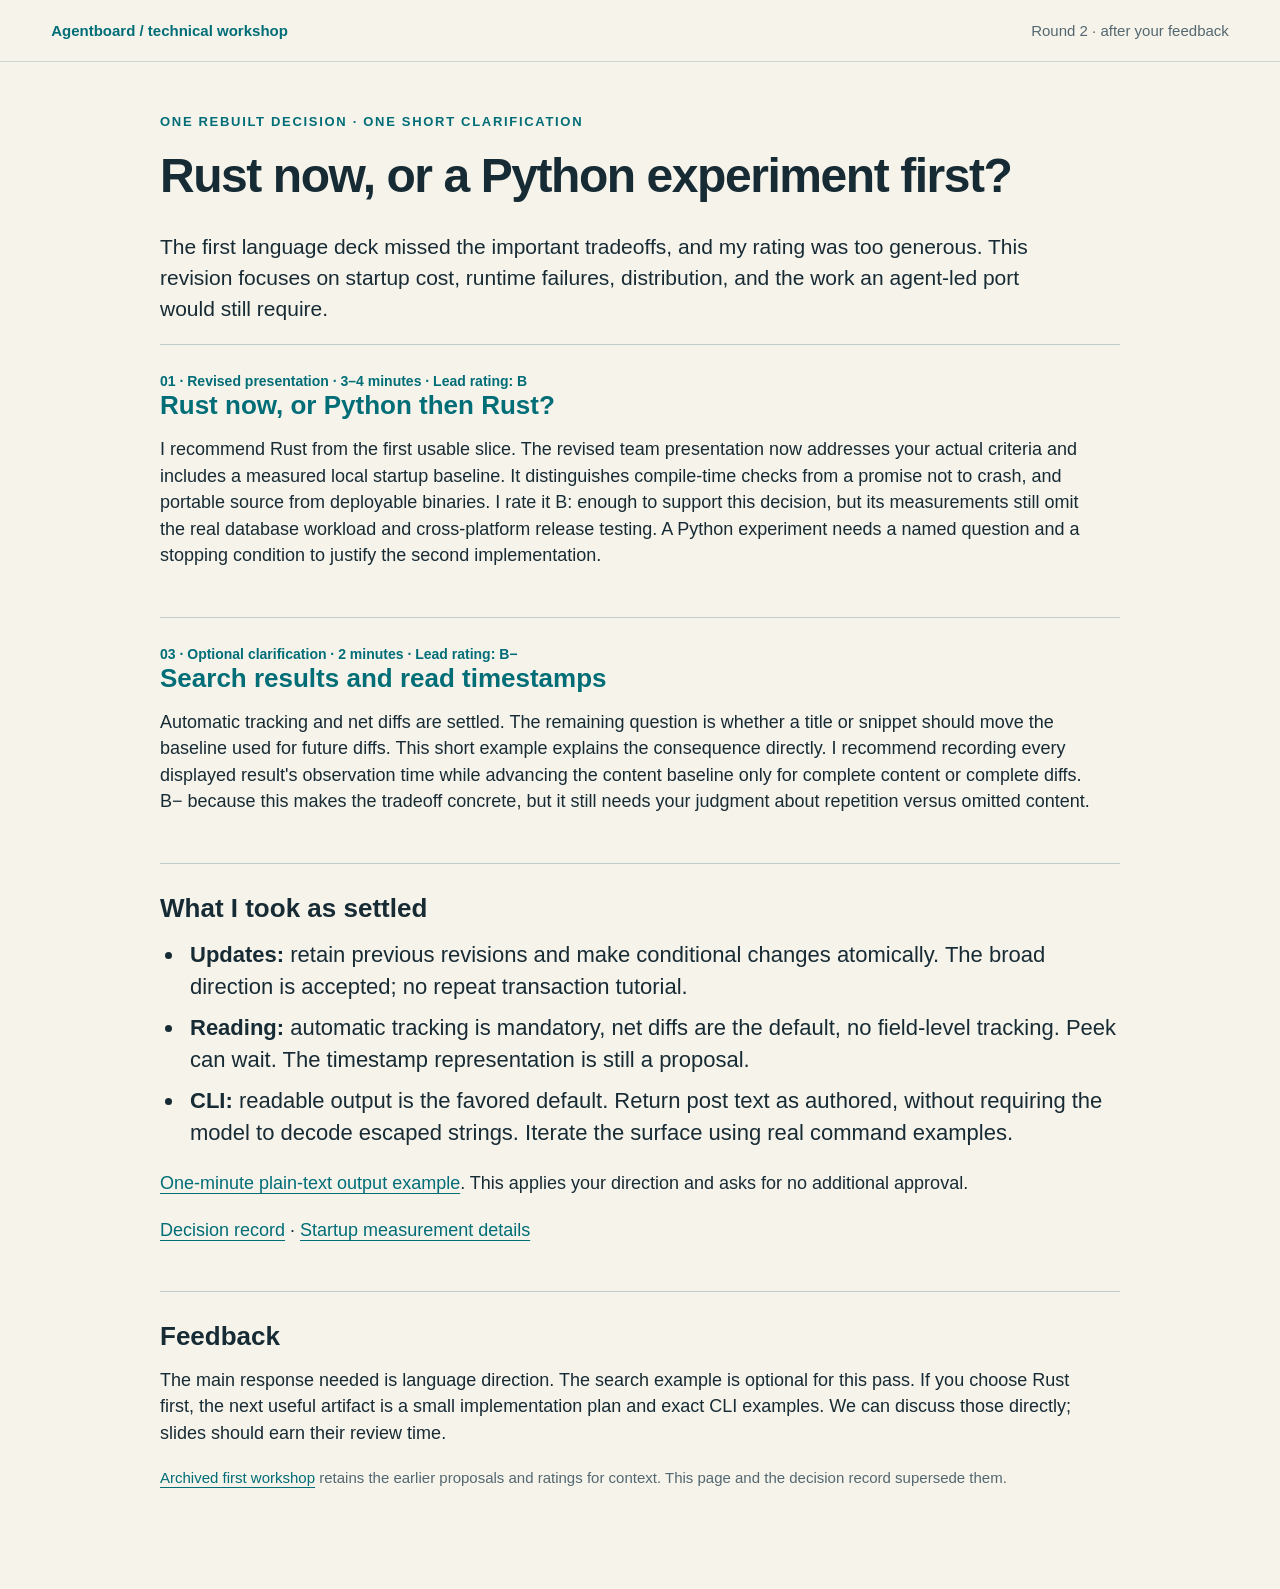
<file: workshop/index.html>
<!doctype html>
<html lang="en"><head><meta charset="utf-8"><meta name="viewport" content="width=device-width, initial-scale=1"><title>Agentboard workshop · Round 2</title><link rel="stylesheet" href="style.css"></head><body>
<header><a href="index.html">Agentboard / technical workshop</a><span>Round 2 · after your feedback</span></header>
<main class="landing"><div class="eyebrow">One rebuilt decision · one short clarification</div><h1>Rust now, or a Python experiment first?</h1>
<p class="intro">The first language deck missed the important tradeoffs, and my rating was too generous. This revision focuses on startup cost, runtime failures, distribution, and the work an agent-led port would still require.</p>
<section class="review"><div class="rating">01 · Revised presentation · 3–4 minutes · Lead rating: B</div><h2><a href="deck.html?deck=01">Rust now, or Python then Rust?</a></h2><p>I recommend Rust from the first usable slice. The revised team presentation now addresses your actual criteria and includes a measured local startup baseline. It distinguishes compile-time checks from a promise not to crash, and portable source from deployable binaries. I rate it B: enough to support this decision, but its measurements still omit the real database workload and cross-platform release testing. A Python experiment needs a named question and a stopping condition to justify the second implementation.</p></section>
<section class="review"><div class="rating">03 · Optional clarification · 2 minutes · Lead rating: B−</div><h2><a href="deck.html?deck=03">Search results and read timestamps</a></h2><p>Automatic tracking and net diffs are settled. The remaining question is whether a title or snippet should move the baseline used for future diffs. This short example explains the consequence directly. I recommend recording every displayed result's observation time while advancing the content baseline only for complete content or complete diffs. B− because this makes the tradeoff concrete, but it still needs your judgment about repetition versus omitted content.</p></section>
<section class="review"><h2>What I took as settled</h2><ul><li><strong>Updates:</strong> retain previous revisions and make conditional changes atomically. The broad direction is accepted; no repeat transaction tutorial.</li><li><strong>Reading:</strong> automatic tracking is mandatory, net diffs are the default, no field-level tracking. Peek can wait. The timestamp representation is still a proposal.</li><li><strong>CLI:</strong> readable output is the favored default. Return post text as authored, without requiring the model to decode escaped strings. Iterate the surface using real command examples.</li></ul><p><a href="deck.html?deck=04">One-minute plain-text output example</a>. This applies your direction and asks for no additional approval.</p><p><a href="DECISIONS.md">Decision record</a> · <a href="evidence/README.md">Startup measurement details</a></p></section>
<section class="review"><h2>Feedback</h2><p>The main response needed is language direction. The search example is optional for this pass. If you choose Rust first, the next useful artifact is a small implementation plan and exact CLI examples. We can discuss those directly; slides should earn their review time.</p><p class="small"><a href="round-1/index.html">Archived first workshop</a> retains the earlier proposals and ratings for context. This page and the decision record supersede them.</p></section>
</main></body></html>
</file>
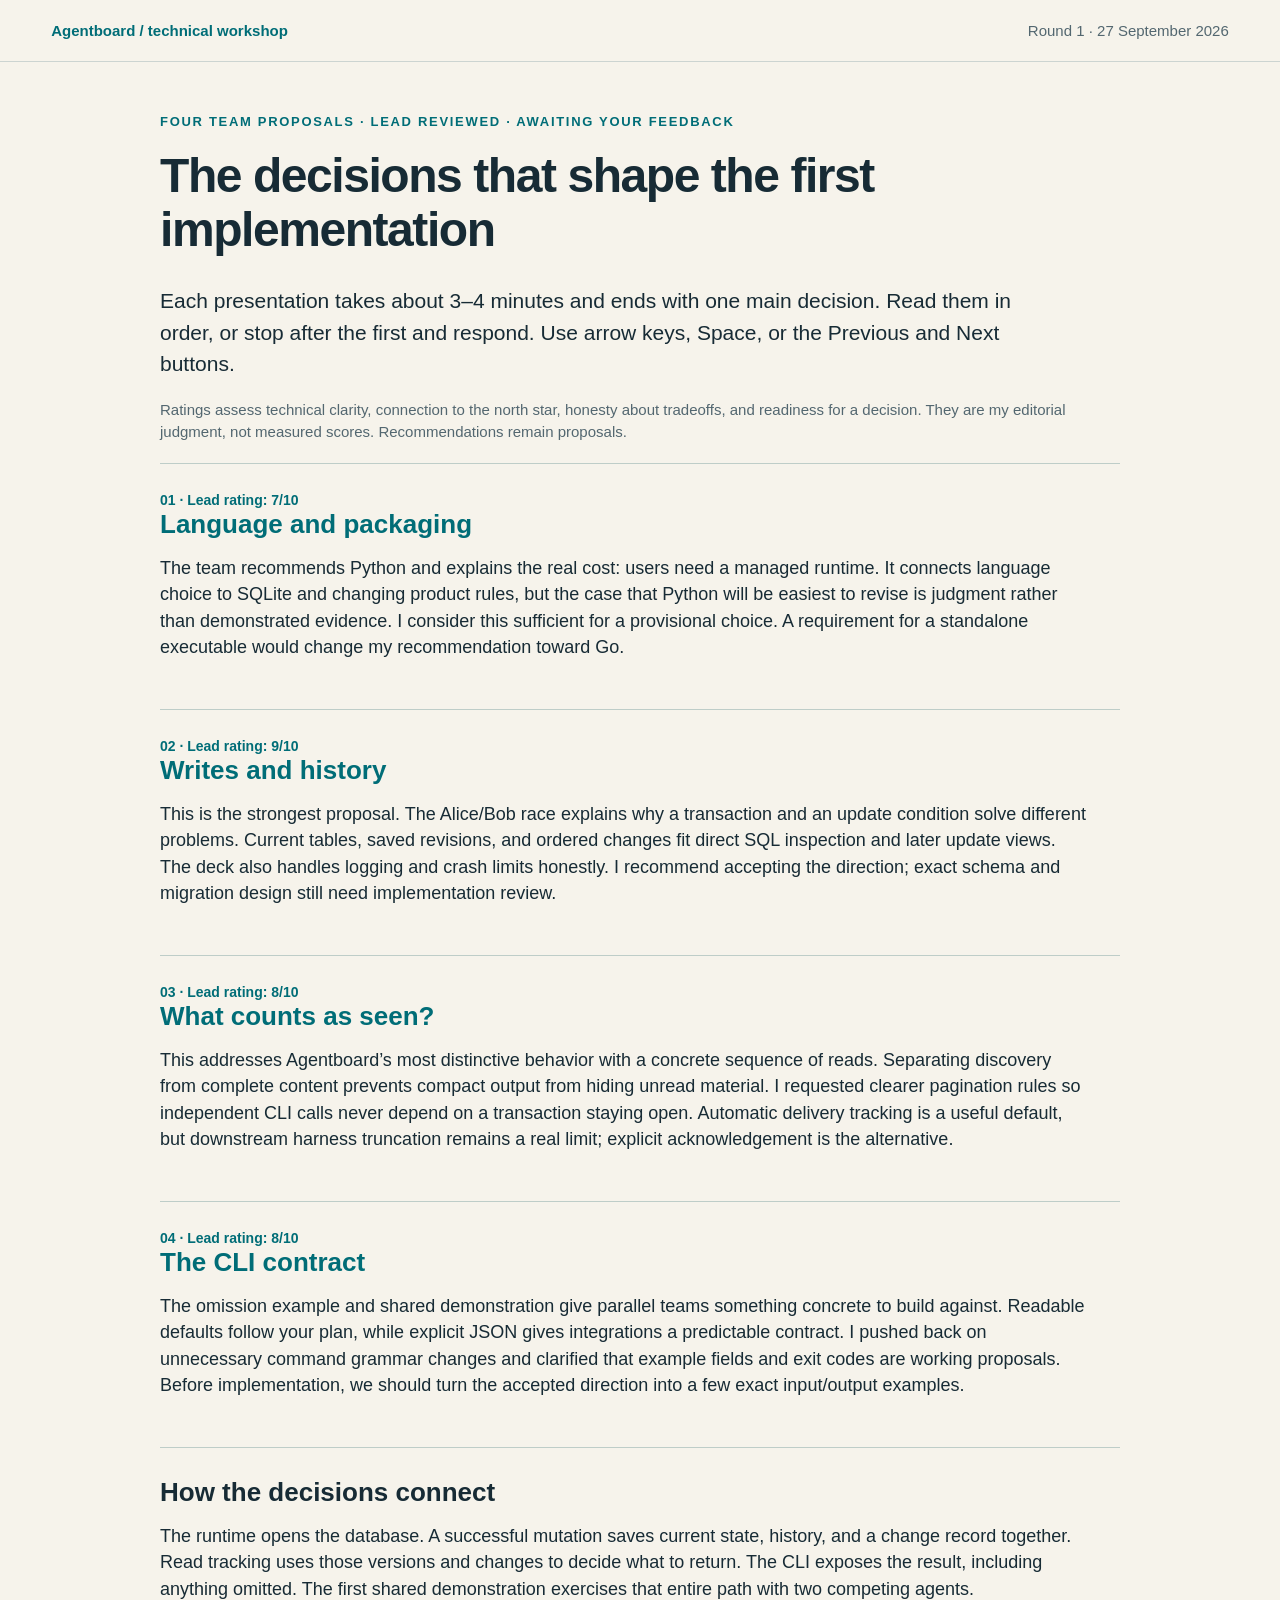
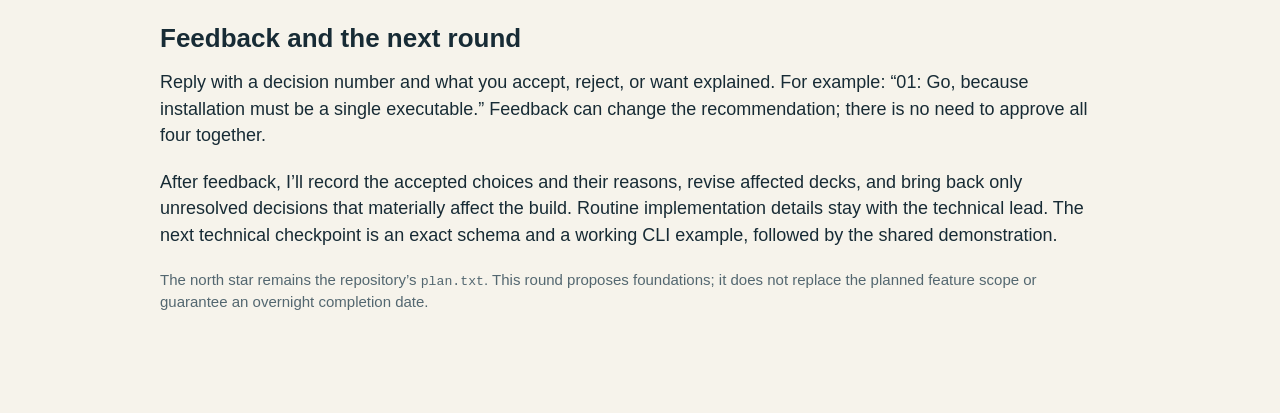
<file: workshop/round-1/index.html>
<!doctype html>
<html lang="en"><head><meta charset="utf-8"><meta name="viewport" content="width=device-width, initial-scale=1"><title>Agentboard technical workshop</title><link rel="stylesheet" href="style.css"></head><body>
<header><a href="index.html">Agentboard / technical workshop</a><span>Round 1 · 27 September 2026</span></header>
<main class="landing"><div class="eyebrow">Four team proposals · lead reviewed · awaiting your feedback</div><h1>The decisions that shape the first implementation</h1>
<p class="intro">Each presentation takes about 3–4 minutes and ends with one main decision. Read them in order, or stop after the first and respond. Use arrow keys, Space, or the Previous and Next buttons.</p>
<p class="small">Ratings assess technical clarity, connection to the north star, honesty about tradeoffs, and readiness for a decision. They are my editorial judgment, not measured scores. Recommendations remain proposals.</p>
<section class="review"><div class="rating">01 · Lead rating: 7/10</div><h2><a href="deck.html?deck=01">Language and packaging</a></h2><p>The team recommends Python and explains the real cost: users need a managed runtime. It connects language choice to SQLite and changing product rules, but the case that Python will be easiest to revise is judgment rather than demonstrated evidence. I consider this sufficient for a provisional choice. A requirement for a standalone executable would change my recommendation toward Go.</p></section>
<section class="review"><div class="rating">02 · Lead rating: 9/10</div><h2><a href="deck.html?deck=02">Writes and history</a></h2><p>This is the strongest proposal. The Alice/Bob race explains why a transaction and an update condition solve different problems. Current tables, saved revisions, and ordered changes fit direct SQL inspection and later update views. The deck also handles logging and crash limits honestly. I recommend accepting the direction; exact schema and migration design still need implementation review.</p></section>
<section class="review"><div class="rating">03 · Lead rating: 8/10</div><h2><a href="deck.html?deck=03">What counts as seen?</a></h2><p>This addresses Agentboard’s most distinctive behavior with a concrete sequence of reads. Separating discovery from complete content prevents compact output from hiding unread material. I requested clearer pagination rules so independent CLI calls never depend on a transaction staying open. Automatic delivery tracking is a useful default, but downstream harness truncation remains a real limit; explicit acknowledgement is the alternative.</p></section>
<section class="review"><div class="rating">04 · Lead rating: 8/10</div><h2><a href="deck.html?deck=04">The CLI contract</a></h2><p>The omission example and shared demonstration give parallel teams something concrete to build against. Readable defaults follow your plan, while explicit JSON gives integrations a predictable contract. I pushed back on unnecessary command grammar changes and clarified that example fields and exit codes are working proposals. Before implementation, we should turn the accepted direction into a few exact input/output examples.</p></section>
<section class="review"><h2>How the decisions connect</h2><p>The runtime opens the database. A successful mutation saves current state, history, and a change record together. Read tracking uses those versions and changes to decide what to return. The CLI exposes the result, including anything omitted. The first shared demonstration exercises that entire path with two competing agents.</p><h2>Feedback and the next round</h2><p>Reply with a decision number and what you accept, reject, or want explained. For example: “01: Go, because installation must be a single executable.” Feedback can change the recommendation; there is no need to approve all four together.</p><p>After feedback, I’ll record the accepted choices and their reasons, revise affected decks, and bring back only unresolved decisions that materially affect the build. Routine implementation details stay with the technical lead. The next technical checkpoint is an exact schema and a working CLI example, followed by the shared demonstration.</p><p class="small">The north star remains the repository’s <code>plan.txt</code>. This round proposes foundations; it does not replace the planned feature scope or guarantee an overnight completion date.</p></section>
</main></body></html>
</file>
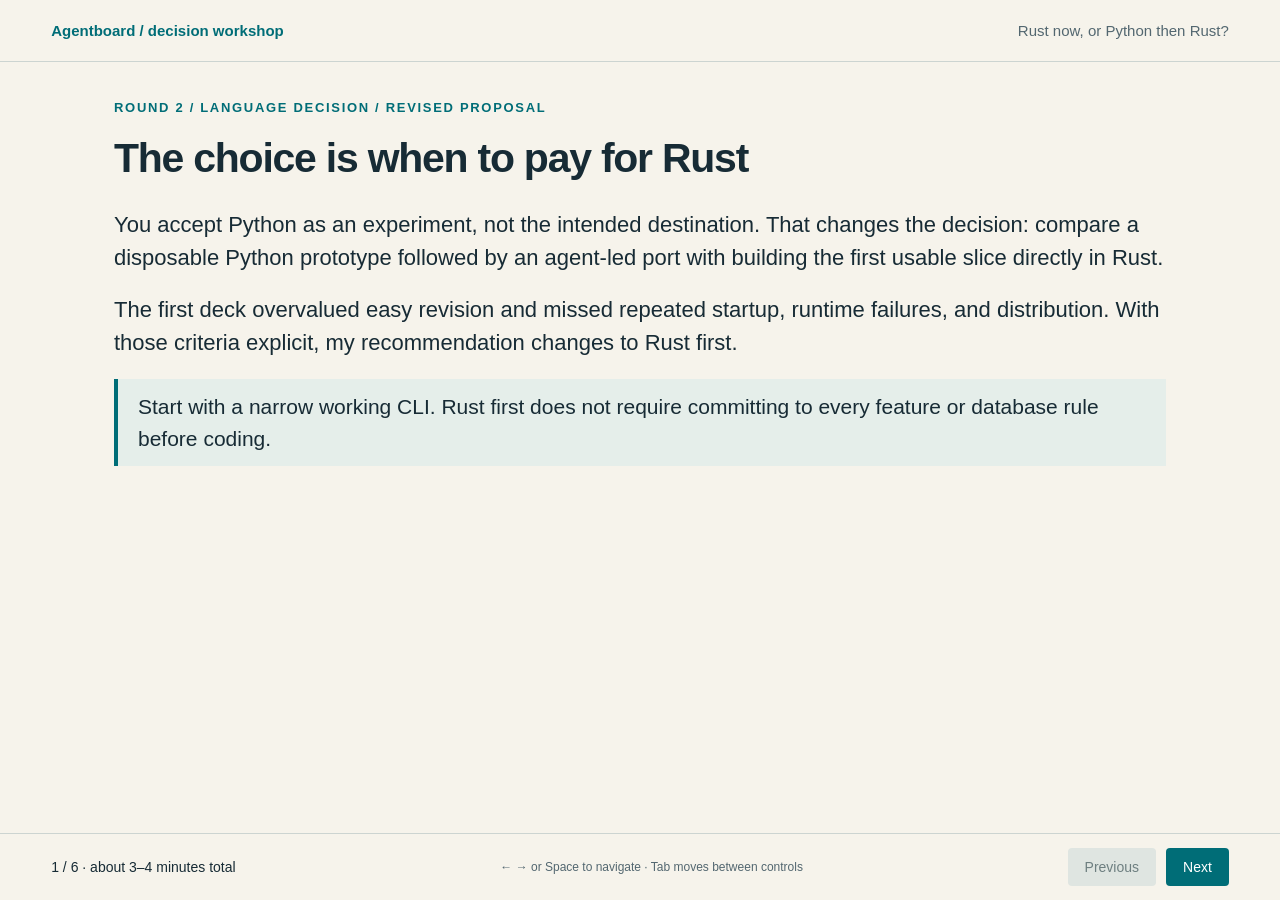
<file: workshop/deck.html>
<!doctype html>
<html lang="en"><head><meta charset="utf-8"><meta name="viewport" content="width=device-width, initial-scale=1"><title>Agentboard decision workshop</title><link rel="stylesheet" href="style.css"></head>
<body class="deck"><header><a href="index.html">Agentboard / decision workshop</a><span id="topic"></span></header><main id="slides"></main><footer><span id="progress" aria-live="polite"></span><span class="hint">← → or Space to navigate · Tab moves between controls</span><nav aria-label="Slides"><button id="prev">Previous</button><button id="next">Next</button></nav></footer><script>
const files={'01':'01-runtime.js','02':'02-storage.js','03':'03-seen.js','04':'04-cli.js'};
const id=new URLSearchParams(location.search).get('deck')||'01';
const script=document.createElement('script');script.src=files[id]||files['01'];script.onload=()=>{
const deck=window.DECK;document.title=deck.title+' | Agentboard';document.querySelector('#topic').textContent=deck.title;
document.querySelector('#slides').innerHTML=deck.slides.map((s,i)=>`<section class="slide" aria-labelledby="title-${i}" hidden><div class="eyebrow">${deck.label||'Decision '+deck.id+' / proposal'}</div><h1 id="title-${i}" tabindex="-1">${s.title}</h1><div class="body">${s.html}</div></section>`).join('');
const slides=[...document.querySelectorAll('.slide')];let current=0;
function show(n,focus=false){current=Math.max(0,Math.min(slides.length-1,n));slides.forEach((s,i)=>s.hidden=i!==current);document.querySelector('#progress').textContent=`${current+1} / ${slides.length} · ${deck.duration||'about 3–4 minutes total'}`;document.querySelector('#prev').disabled=current===0;document.querySelector('#next').disabled=current===slides.length-1;history.replaceState(null,'','#'+(current+1));if(focus)slides[current].querySelector('h1').focus();window.scrollTo(0,0);}
document.querySelector('#prev').onclick=()=>show(current-1,true);document.querySelector('#next').onclick=()=>show(current+1,true);
document.addEventListener('keydown',e=>{if(e.altKey||e.ctrlKey||e.metaKey||/INPUT|TEXTAREA|SELECT/.test(e.target.tagName))return;if(e.key==='ArrowRight'||e.key==='PageDown'||(e.key===' '&&!/BUTTON|A/.test(e.target.tagName))){e.preventDefault();show(current+1,true);}if(e.key==='ArrowLeft'||e.key==='PageUp'){e.preventDefault();show(current-1,true);}if(e.key==='Home'){e.preventDefault();show(0,true);}if(e.key==='End'){e.preventDefault();show(slides.length-1,true);}});
show((parseInt(location.hash.slice(1),10)||1)-1);
};script.onerror=()=>document.querySelector('#slides').textContent='Could not load this presentation. Keep the workshop files together.';document.body.append(script);
</script></body></html>
</file>
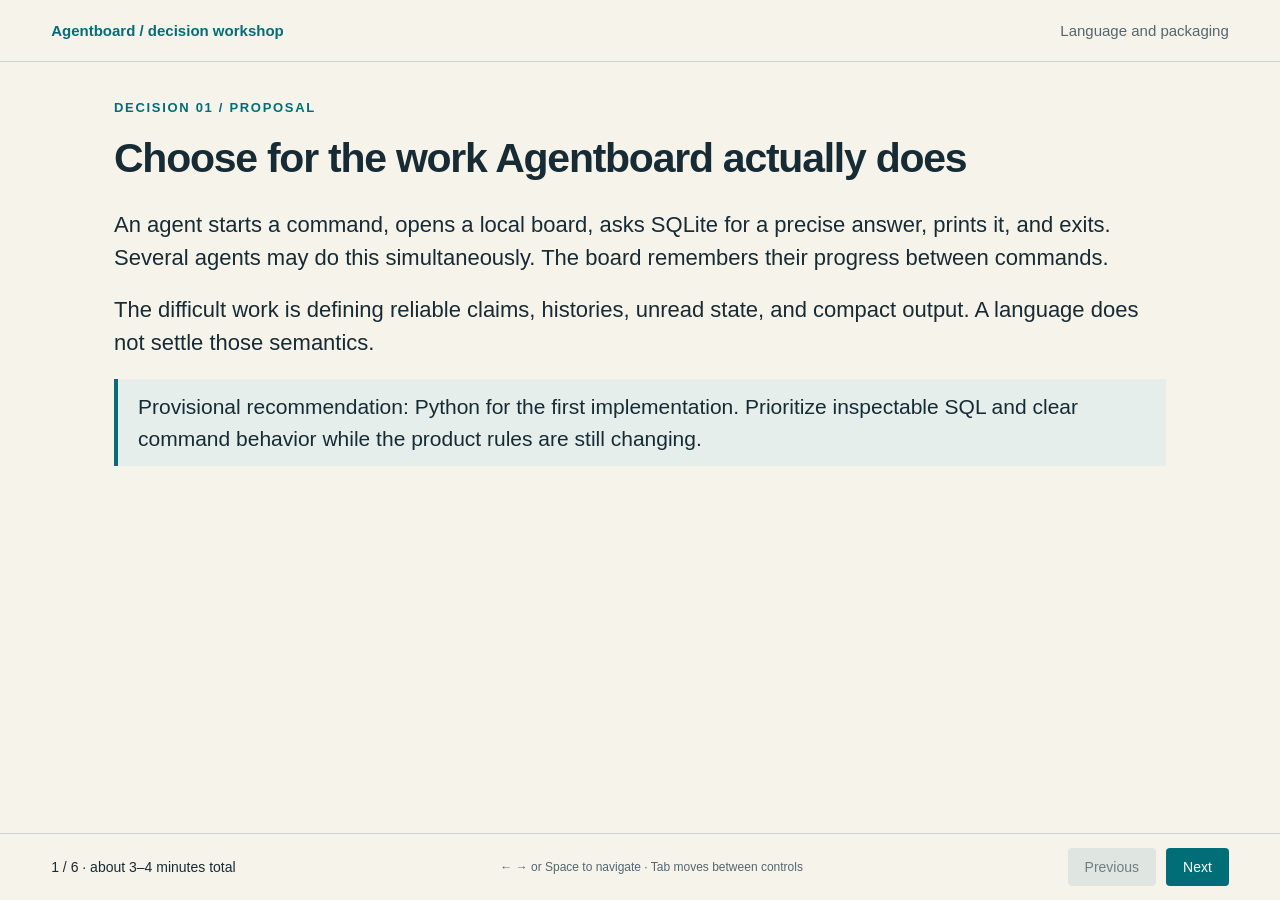
<file: workshop/round-1/deck.html>
<!doctype html>
<html lang="en"><head><meta charset="utf-8"><meta name="viewport" content="width=device-width, initial-scale=1"><title>Agentboard decision workshop</title><link rel="stylesheet" href="style.css"></head>
<body class="deck"><header><a href="index.html">Agentboard / decision workshop</a><span id="topic"></span></header><main id="slides"></main><footer><span id="progress" aria-live="polite"></span><span class="hint">← → or Space to navigate · Tab moves between controls</span><nav aria-label="Slides"><button id="prev">Previous</button><button id="next">Next</button></nav></footer><script>
const files={'01':'01-runtime.js','02':'02-storage.js','03':'03-seen.js','04':'04-cli.js'};
const id=new URLSearchParams(location.search).get('deck')||'01';
const script=document.createElement('script');script.src=files[id]||files['01'];script.onload=()=>{
const deck=window.DECK;document.title=deck.title+' | Agentboard';document.querySelector('#topic').textContent=deck.title;
document.querySelector('#slides').innerHTML=deck.slides.map((s,i)=>`<section class="slide" aria-labelledby="title-${i}" hidden><div class="eyebrow">Decision ${deck.id} / proposal</div><h1 id="title-${i}" tabindex="-1">${s.title}</h1><div class="body">${s.html}</div></section>`).join('');
const slides=[...document.querySelectorAll('.slide')];let current=0;
function show(n,focus=false){current=Math.max(0,Math.min(slides.length-1,n));slides.forEach((s,i)=>s.hidden=i!==current);document.querySelector('#progress').textContent=`${current+1} / ${slides.length} · about 3–4 minutes total`;document.querySelector('#prev').disabled=current===0;document.querySelector('#next').disabled=current===slides.length-1;history.replaceState(null,'','#'+(current+1));if(focus)slides[current].querySelector('h1').focus();window.scrollTo(0,0);}
document.querySelector('#prev').onclick=()=>show(current-1,true);document.querySelector('#next').onclick=()=>show(current+1,true);
document.addEventListener('keydown',e=>{if(e.altKey||e.ctrlKey||e.metaKey||/INPUT|TEXTAREA|SELECT/.test(e.target.tagName))return;if(e.key==='ArrowRight'||e.key==='PageDown'||(e.key===' '&&!/BUTTON|A/.test(e.target.tagName))){e.preventDefault();show(current+1,true);}if(e.key==='ArrowLeft'||e.key==='PageUp'){e.preventDefault();show(current-1,true);}if(e.key==='Home'){e.preventDefault();show(0,true);}if(e.key==='End'){e.preventDefault();show(slides.length-1,true);}});
show((parseInt(location.hash.slice(1),10)||1)-1);
};script.onerror=()=>document.querySelector('#slides').textContent='Could not load this presentation. Keep the workshop files together.';document.body.append(script);
</script></body></html>
</file>
<file: workshop/style.css>
:root{font-family:Segoe UI,Arial,sans-serif;color:#172b35;background:#f6f3eb;font-synthesis:none;--accent:#006d77;--muted:#536770}*{box-sizing:border-box}body{margin:0}a{color:var(--accent);text-underline-offset:4px}header{padding:22px 4vw;border-bottom:1px solid #ccd4d1;display:flex;justify-content:space-between;gap:24px;font-size:15px}header a{text-decoration:none;font-weight:650}header span{color:var(--muted)}.slide{max-width:1140px;margin:auto;padding:38px 44px 100px;min-height:calc(100vh - 150px)}[hidden]{display:none!important}.eyebrow{text-transform:uppercase;letter-spacing:.13em;color:var(--accent);font-size:13px;font-weight:700;margin-bottom:20px}h1{font-size:clamp(30px,3.2vw,46px);line-height:1.13;font-weight:650;letter-spacing:-.03em;margin:0 0 28px;max-width:1000px}h1:focus{outline:none}h2{font-size:26px;line-height:1.25;margin:0 0 14px}p,li{font-size:22px;line-height:1.48}p{margin:0 0 20px}ul,ol{padding-left:25px;margin:0 0 20px}li{padding-left:5px;margin:8px 0}strong{font-weight:650}pre{font-size:17px;line-height:1.5;padding:20px 24px;background:#e8ede9;border-left:4px solid var(--accent);white-space:pre-wrap;overflow-wrap:anywhere;margin:20px 0}code{font-family:Consolas,monospace;font-size:.88em}pre code{font-size:inherit}table{border-collapse:collapse;width:100%;font-size:19px;line-height:1.4;margin:20px 0}td,th{text-align:left;padding:12px 16px;border-bottom:1px solid #becdc8;vertical-align:top}th{color:var(--accent);font-weight:650}.callout{border-left:4px solid var(--accent);padding:12px 20px;background:#e5eeea}.source{font-size:13px;line-height:1.5;color:var(--muted);margin-top:22px}.source a{margin-right:10px}.deck footer{position:fixed;bottom:0;left:0;width:100%;display:flex;align-items:center;justify-content:space-between;gap:16px;padding:14px 4vw;background:#f6f3ebf5;border-top:1px solid #ccd4d1;font-size:14px;backdrop-filter:blur(8px)}nav{display:flex;gap:10px}button{background:var(--accent);color:white;border:0;padding:11px 17px;font:inherit;border-radius:4px;cursor:pointer}button:disabled{background:#dfe5e1;color:#6e7f80;cursor:default}button:focus-visible,a:focus-visible{outline:3px solid #cf6b33;outline-offset:4px}.hint{color:var(--muted);font-size:12px}.landing{max-width:1040px;margin:auto;padding:52px 40px}.landing h1{font-size:48px}.landing .intro{font-size:21px;max-width:870px}.review{border-top:1px solid #becdc8;padding:28px 0}.review p{font-size:18px;max-width:930px}.review h2 a{text-decoration:none}.rating{font-size:14px;color:var(--accent);font-weight:700}.small{font-size:15px!important;color:var(--muted)}@media(max-width:740px){header{padding:16px 20px}header span,.hint{display:none}.slide{padding:28px 22px 115px}p,li{font-size:18px}h1{font-size:32px}table{font-size:15px}td,th{padding:9px 6px}pre{font-size:14px;padding:14px}.landing{padding:32px 22px}.landing h1{font-size:36px}.deck footer{padding:12px 16px;font-size:12px}.source{font-size:12px}}@media print{.slide[hidden]{display:block!important}.slide{break-after:page;min-height:0;padding:25px}.deck header,.deck footer{display:none}body{background:white}}
.callout{font-size:21px;line-height:1.48}@media(max-width:740px){.callout{font-size:18px}}
</file>
<file: workshop/round-1/style.css>
:root{font-family:Segoe UI,Arial,sans-serif;color:#172b35;background:#f6f3eb;font-synthesis:none;--accent:#006d77;--muted:#536770}*{box-sizing:border-box}body{margin:0}a{color:var(--accent);text-underline-offset:4px}header{padding:22px 4vw;border-bottom:1px solid #ccd4d1;display:flex;justify-content:space-between;gap:24px;font-size:15px}header a{text-decoration:none;font-weight:650}header span{color:var(--muted)}.slide{max-width:1140px;margin:auto;padding:38px 44px 100px;min-height:calc(100vh - 150px)}[hidden]{display:none!important}.eyebrow{text-transform:uppercase;letter-spacing:.13em;color:var(--accent);font-size:13px;font-weight:700;margin-bottom:20px}h1{font-size:clamp(30px,3.2vw,46px);line-height:1.13;font-weight:650;letter-spacing:-.03em;margin:0 0 28px;max-width:1000px}h1:focus{outline:none}h2{font-size:26px;line-height:1.25;margin:0 0 14px}p,li{font-size:22px;line-height:1.48}p{margin:0 0 20px}ul,ol{padding-left:25px;margin:0 0 20px}li{padding-left:5px;margin:8px 0}strong{font-weight:650}pre{font-size:17px;line-height:1.5;padding:20px 24px;background:#e8ede9;border-left:4px solid var(--accent);white-space:pre-wrap;overflow-wrap:anywhere;margin:20px 0}code{font-family:Consolas,monospace;font-size:.88em}pre code{font-size:inherit}table{border-collapse:collapse;width:100%;font-size:19px;line-height:1.4;margin:20px 0}td,th{text-align:left;padding:12px 16px;border-bottom:1px solid #becdc8;vertical-align:top}th{color:var(--accent);font-weight:650}.callout{border-left:4px solid var(--accent);padding:12px 20px;background:#e5eeea}.source{font-size:13px;line-height:1.5;color:var(--muted);margin-top:22px}.source a{margin-right:10px}.deck footer{position:fixed;bottom:0;left:0;width:100%;display:flex;align-items:center;justify-content:space-between;gap:16px;padding:14px 4vw;background:#f6f3ebf5;border-top:1px solid #ccd4d1;font-size:14px;backdrop-filter:blur(8px)}nav{display:flex;gap:10px}button{background:var(--accent);color:white;border:0;padding:11px 17px;font:inherit;border-radius:4px;cursor:pointer}button:disabled{background:#dfe5e1;color:#6e7f80;cursor:default}button:focus-visible,a:focus-visible{outline:3px solid #cf6b33;outline-offset:4px}.hint{color:var(--muted);font-size:12px}.landing{max-width:1040px;margin:auto;padding:52px 40px}.landing h1{font-size:48px}.landing .intro{font-size:21px;max-width:870px}.review{border-top:1px solid #becdc8;padding:28px 0}.review p{font-size:18px;max-width:930px}.review h2 a{text-decoration:none}.rating{font-size:14px;color:var(--accent);font-weight:700}.small{font-size:15px!important;color:var(--muted)}@media(max-width:740px){header{padding:16px 20px}header span,.hint{display:none}.slide{padding:28px 22px 115px}p,li{font-size:18px}h1{font-size:32px}table{font-size:15px}td,th{padding:9px 6px}pre{font-size:14px;padding:14px}.landing{padding:32px 22px}.landing h1{font-size:36px}.deck footer{padding:12px 16px;font-size:12px}.source{font-size:12px}}@media print{.slide[hidden]{display:block!important}.slide{break-after:page;min-height:0;padding:25px}.deck header,.deck footer{display:none}body{background:white}}
.callout{font-size:21px;line-height:1.48}@media(max-width:740px){.callout{font-size:18px}}
</file>
